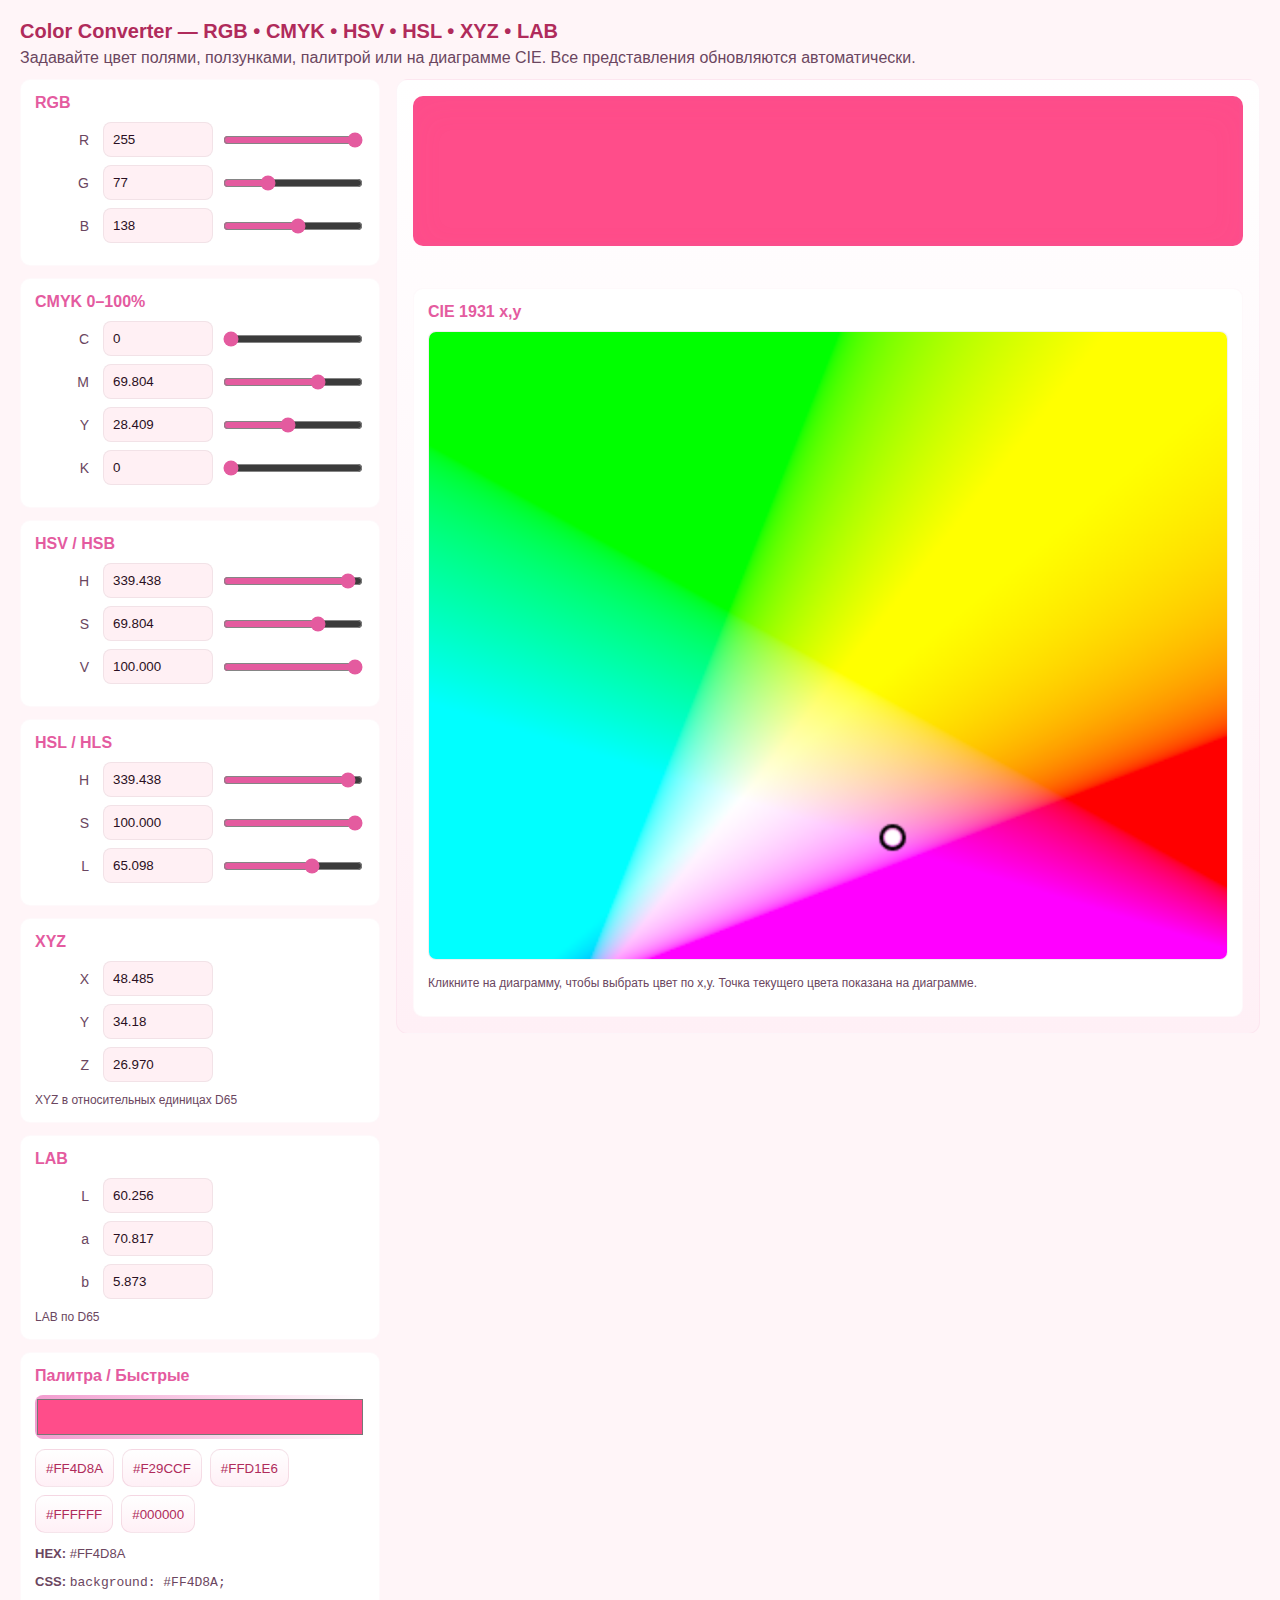
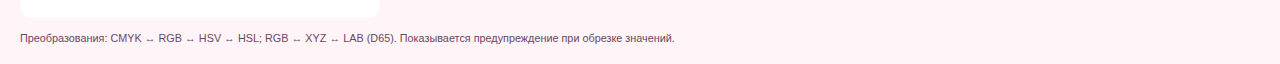
<file: clr лаб 1/index.html>
<!doctype html>
<html lang="ru">
<head>
  <meta charset="utf-8" />
  <meta name="viewport" content="width=device-width,initial-scale=1" />
  <title>Color Converter — RGB • CMYK • HSV • HSL • XYZ • LAB • CIE</title>
  <link rel="stylesheet" href="style.css" />
</head>
<body>
  <header>
    <h1>Color Converter — RGB • CMYK • HSV • HSL • XYZ • LAB</h1>
    <p class="subtitle">Задавайте цвет полями, ползунками, палитрой или на диаграмме CIE. Все представления обновляются автоматически.</p>
  </header>

  <main>
    <aside class="controls">
      
      <div class="block">
        <h2>RGB</h2>
        <div class="row">
          <label for="rInput">R</label>
          <input id="rInput" type="number" min="0" max="255" value="255" />
          <input id="rRange" type="range" min="0" max="255" value="255" />
        </div>
        <div class="row">
          <label for="gInput">G</label>
          <input id="gInput" type="number" min="0" max="255" value="77" />
          <input id="gRange" type="range" min="0" max="255" value="77" />
        </div>
        <div class="row">
          <label for="bInput">B</label>
          <input id="bInput" type="number" min="0" max="255" value="138" />
          <input id="bRange" type="range" min="0" max="255" value="138" />
        </div>
      </div>

      <div class="block">
        <h2>CMYK 0–100%</h2>
        <div class="row">
          <label for="cInput">C</label>
          <input id="cInput" type="number" min="0" max="100" value="0" />
          <input id="cRange" type="range" min="0" max="100" value="0" />
        </div>
        <div class="row">
          <label for="mInput">M</label>
          <input id="mInput" type="number" min="0" max="100" value="70" />
          <input id="mRange" type="range" min="0" max="100" value="70" />
        </div>
        <div class="row">
          <label for="yInput">Y</label>
          <input id="yInput" type="number" min="0" max="100" value="46" />
          <input id="yRange" type="range" min="0" max="100" value="46" />
        </div>
        <div class="row">
          <label for="kInput">K</label>
          <input id="kInput" type="number" min="0" max="100" value="0" />
          <input id="kRange" type="range" min="0" max="100" value="0" />
        </div>
      </div>

      <div class="block">
        <h2>HSV / HSB</h2>
        <div class="row">
          <label for="hInput">H</label>
          <input id="hInput" type="number" min="0" max="360" value="338" />
          <input id="hRange" type="range" min="0" max="360" value="338" />
        </div>
        <div class="row">
          <label for="sInput">S</label>
          <input id="sInput" type="number" min="0" max="100" value="70" />
          <input id="sRange" type="range" min="0" max="100" value="70" />
        </div>
        <div class="row">
          <label for="vInput">V</label>
          <input id="vInput" type="number" min="0" max="100" value="100" />
          <input id="vRange" type="range" min="0" max="100" value="100" />
        </div>
      </div>

      <div class="block">
        <h2>HSL / HLS</h2>
        <div class="row">
          <label for="hhInput">H</label>
          <input id="hhInput" type="number" min="0" max="360" value="338" />
          <input id="hhRange" type="range" min="0" max="360" value="338" />
        </div>
        <div class="row">
          <label for="slInput">S</label>
          <input id="slInput" type="number" min="0" max="100" value="100" />
          <input id="slRange" type="range" min="0" max="100" value="100" />
        </div>
        <div class="row">
          <label for="llInput">L</label>
          <input id="llInput" type="number" min="0" max="100" value="65" />
          <input id="llRange" type="range" min="0" max="100" value="65" />
        </div>
      </div>

      <div class="block">
        <h2>XYZ</h2>
        <div class="row">
          <label for="xInput">X</label>
          <input id="xInput" type="number" step="0.01" value="53.47" />
        </div>
        <div class="row">
          <label for="yInput">Y</label>
          <input id="yInputXYZ" type="number" step="0.01" value="34.18" />
        </div>
        <div class="row">
          <label for="zInput">Z</label>
          <input id="zInput" type="number" step="0.01" value="48.55" />
        </div>
        <small class="muted">XYZ в относительных единицах D65</small>
      </div>

      <div class="block">
        <h2>LAB</h2>
        <div class="row">
          <label for="lInput">L</label>
          <input id="lInput" type="number" step="0.01" min="0" max="100" value="65.56" />
        </div>
        <div class="row">
          <label for="aInput">a</label>
          <input id="aInput" type="number" step="0.01" value="58.53" />
        </div>
        <div class="row">
          <label for="b2Input">b</label>
          <input id="b2Input" type="number" step="0.01" value="1.56" />
        </div>
        <small class="muted">LAB по D65</small>
      </div>

      <div class="block">
        <h2>Палитра / Быстрые</h2>
        <input id="colorPicker" type="color" value="#FF4D8A" />
        <div class="presetRow" aria-hidden="false">
          <button data-hex="#FF4D8A">#FF4D8A</button>
          <button data-hex="#F29CCF">#F29CCF</button>
          <button data-hex="#FFD1E6">#FFD1E6</button>
          <button data-hex="#FFFFFF">#FFFFFF</button>
          <button data-hex="#000000">#000000</button>
        </div>
        <div class="info">
          <p><strong>HEX:</strong> <span id="hexOut"></span></p>
          <p><strong>CSS:</strong> <code id="cssOut"></code></p>
        </div>
      </div>

    </aside>

    <section class="preview">
      <div id="swatch" class="swatch" aria-label="Превью цвета"></div>
      <div class="warning hidden" id="warning" aria-live="polite"></div>

      <div class="cieBlock block">
        <h2>CIE 1931 x,y</h2>
        <canvas id="cieCanvas" width="420" height="330" aria-label="CIE 1931 диаграмма"></canvas>
        <p class="muted">Кликните на диаграмму, чтобы выбрать цвет по x,y. Точка текущего цвета показана на диаграмме.</p>
      </div>
    </section>
  </main>

  <footer>
    <small>Преобразования: CMYK ↔ RGB ↔ HSV ↔ HSL; RGB ↔ XYZ ↔ LAB (D65). Показывается предупреждение при обрезке значений.</small>
  </footer>
  <script src="app.js"></script>
</body>
</html>
</file>
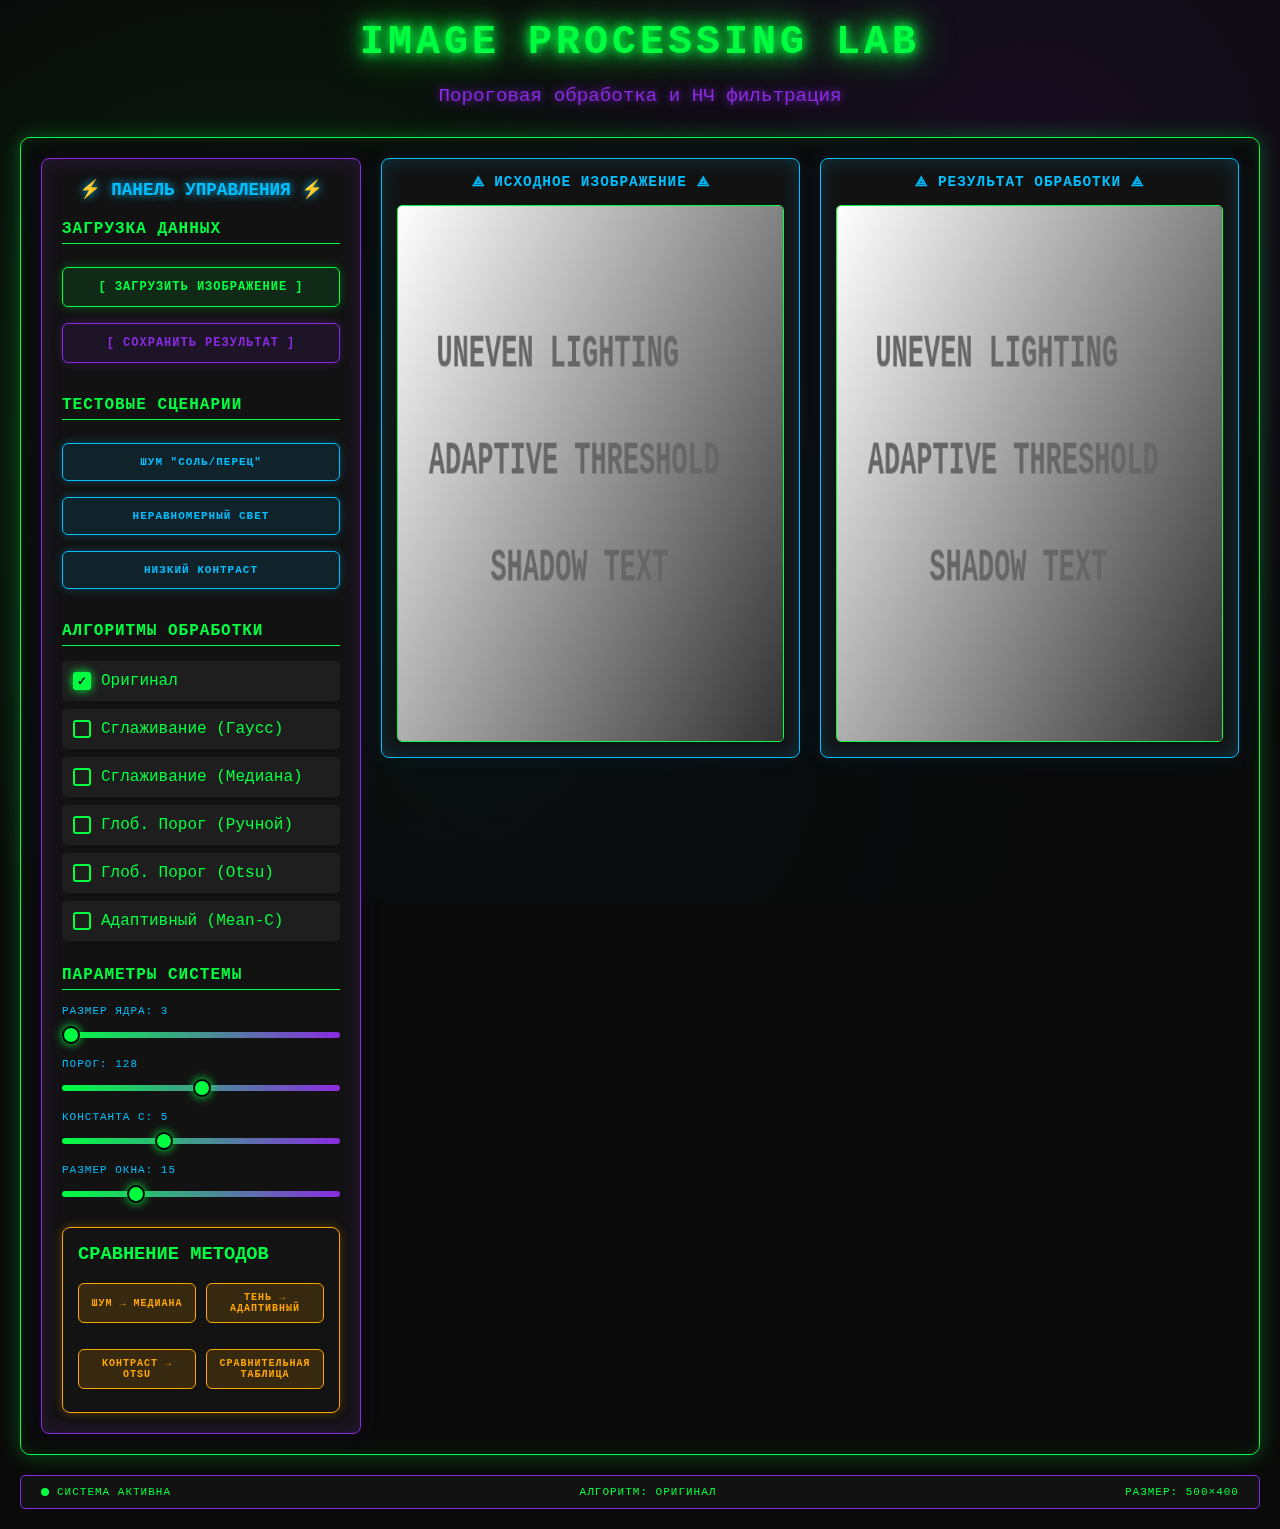
<file: Лабораторная 3/index.html>
<!DOCTYPE html>
<html lang="ru">
<head>
    <meta charset="UTF-8">
    <meta name="viewport" content="width=device-width, initial-scale=1.0">
    <title>Image Processing Lab - Matrix Edition</title>
    <style>
        * {
            margin: 0;
            padding: 0;
            box-sizing: border-box;
        }

        body {
            font-family: 'Courier New', monospace;
            background: #0a0a0a;
            color: #00ff41;
            min-height: 100vh;
            overflow-x: hidden;
            position: relative;
        }

        .matrix-bg {
            position: fixed;
            top: 0;
            left: 0;
            width: 100%;
            height: 100%;
            background: 
                radial-gradient(circle at 20% 50%, rgba(0, 255, 65, 0.1) 0%, transparent 50%),
                radial-gradient(circle at 80% 20%, rgba(138, 43, 226, 0.1) 0%, transparent 50%),
                radial-gradient(circle at 40% 80%, rgba(0, 191, 255, 0.1) 0%, transparent 50%);
            animation: matrixPulse 8s ease-in-out infinite alternate;
            z-index: -2;
        }

        @keyframes matrixPulse {
            0% { opacity: 0.3; }
            100% { opacity: 0.7; }
        }

        .container {
            max-width: 1400px;
            margin: 0 auto;
            padding: 20px;
            position: relative;
            z-index: 1;
        }

        .esoteric-header {
            display: flex;
            align-items: center;
            justify-content: center;
            margin-bottom: 20px;
            position: relative;
        }

        .glitch-text {
            font-size: 2.5em;
            font-weight: bold;
            text-transform: uppercase;
            letter-spacing: 4px;
            position: relative;
            color: #00ff41;
            text-shadow: 
                0 0 10px #00ff41,
                0 0 20px #00ff41,
                0 0 40px #00ff41;
        }

        .subtitle {
            text-align: center;
            margin-bottom: 30px;
            position: relative;
        }

        .cyber-text {
            font-size: 1.2em;
            color: #8a2be2;
            text-shadow: 0 0 10px #8a2be2;
        }

        .app-container {
            display: grid;
            grid-template-columns: 320px 1fr;
            gap: 20px;
            background: rgba(10, 10, 10, 0.8);
            border: 1px solid #00ff41;
            border-radius: 10px;
            padding: 20px;
            box-shadow: 
                0 0 20px rgba(0, 255, 65, 0.3),
                inset 0 0 20px rgba(0, 255, 65, 0.1);
            position: relative;
            overflow: hidden;
        }

        .control-panel {
            background: rgba(20, 20, 20, 0.9);
            padding: 20px;
            border-radius: 8px;
            border: 1px solid #8a2be2;
            box-shadow: 
                inset 0 0 20px rgba(138, 43, 226, 0.2),
                0 0 20px rgba(138, 43, 226, 0.1);
        }

        .panel-title {
            text-align: center;
            font-size: 1.1em;
            font-weight: bold;
            margin-bottom: 20px;
            color: #00bfff;
            text-shadow: 0 0 10px #00bfff;
        }

        .control-group {
            margin-bottom: 25px;
            position: relative;
        }

        .control-group h3 {
            margin-bottom: 15px;
            color: #00ff41;
            border-bottom: 1px solid #00ff41;
            padding-bottom: 5px;
            font-size: 1em;
            text-transform: uppercase;
            letter-spacing: 1px;
        }

        .btn {
            width: 100%;
            padding: 12px;
            margin: 8px 0;
            border: none;
            border-radius: 6px;
            font-family: 'Courier New', monospace;
            font-weight: bold;
            font-size: 12px;
            cursor: pointer;
            transition: all 0.3s ease;
            position: relative;
            overflow: hidden;
            text-transform: uppercase;
            letter-spacing: 1px;
        }

        .btn-neon {
            background: rgba(0, 255, 65, 0.1);
            color: #00ff41;
            border: 1px solid #00ff41;
            box-shadow: 0 0 10px rgba(0, 255, 65, 0.3);
        }

        .btn-neon:hover {
            background: rgba(0, 255, 65, 0.2);
            box-shadow: 0 0 20px rgba(0, 255, 65, 0.5);
        }

        .btn-mystic {
            background: rgba(138, 43, 226, 0.1);
            color: #8a2be2;
            border: 1px solid #8a2be2;
            box-shadow: 0 0 10px rgba(138, 43, 226, 0.3);
        }

        .btn-mystic:hover {
            background: rgba(138, 43, 226, 0.2);
            box-shadow: 0 0 20px rgba(138, 43, 226, 0.5);
        }

        .btn-test {
            background: rgba(0, 191, 255, 0.1);
            color: #00bfff;
            border: 1px solid #00bfff;
            box-shadow: 0 0 10px rgba(0, 191, 255, 0.3);
            font-size: 11px;
        }

        .btn-test:hover {
            background: rgba(0, 191, 255, 0.2);
            box-shadow: 0 0 15px rgba(0, 191, 255, 0.5);
        }

        .method-option {
            display: flex;
            align-items: center;
            margin: 8px 0;
            padding: 10px;
            background: rgba(255,255,255,0.05);
            border-radius: 5px;
            cursor: pointer;
            transition: all 0.3s ease;
            border: 1px solid transparent;
            position: relative;
        }

        .method-option:hover {
            background: rgba(0, 255, 65, 0.1);
            border-color: #00ff41;
        }

        .method-option input {
            display: none;
        }

        .checkmark {
            width: 18px;
            height: 18px;
            border: 2px solid #00ff41;
            border-radius: 3px;
            margin-right: 10px;
            position: relative;
            transition: all 0.3s ease;
        }

        .method-option input:checked + .checkmark {
            background: #00ff41;
            box-shadow: 0 0 10px #00ff41;
        }

        .method-option input:checked + .checkmark::after {
            content: '✓';
            position: absolute;
            top: 50%;
            left: 50%;
            transform: translate(-50%, -50%);
            color: #000;
            font-weight: bold;
            font-size: 12px;
        }

        .slider-container {
            margin: 15px 0;
        }

        .slider-container label {
            display: block;
            margin-bottom: 8px;
            font-size: 11px;
            color: #00bfff;
            text-transform: uppercase;
            letter-spacing: 1px;
        }

        .slider-neon {
            width: 100%;
            height: 6px;
            border-radius: 3px;
            background: linear-gradient(90deg, #00ff41, #8a2be2);
            outline: none;
            -webkit-appearance: none;
        }

        .slider-neon::-webkit-slider-thumb {
            -webkit-appearance: none;
            width: 18px;
            height: 18px;
            border-radius: 50%;
            background: #00ff41;
            cursor: pointer;
            box-shadow: 0 0 10px #00ff41;
            border: 2px solid #000;
        }

        .slider-neon::-moz-range-thumb {
            width: 18px;
            height: 18px;
            border-radius: 50%;
            background: #00ff41;
            cursor: pointer;
            box-shadow: 0 0 10px #00ff41;
            border: 2px solid #000;
        }

        .display-area {
            display: grid;
            grid-template-columns: 1fr 1fr;
            gap: 20px;
            height: 600px;
        }

        .portal-frame {
            background: rgba(20, 20, 20, 0.9);
            border-radius: 8px;
            padding: 15px;
            border: 1px solid #00bfff;
            box-shadow: 
                inset 0 0 20px rgba(0, 191, 255, 0.2),
                0 0 20px rgba(0, 191, 255, 0.1);
            display: flex;
            flex-direction: column;
        }

        .portal-title {
            text-align: center;
            font-size: 0.9em;
            font-weight: bold;
            margin-bottom: 15px;
            color: #00bfff;
            text-transform: uppercase;
            letter-spacing: 1px;
        }

        .portal-view {
            width: 100%;
            height: 100%;
            background: #000;
            border-radius: 5px;
            border: 1px solid #00ff41;
            display: block;
        }

        .status-bar {
            display: flex;
            justify-content: space-between;
            margin-top: 20px;
            padding: 10px 20px;
            background: rgba(20, 20, 20, 0.8);
            border-radius: 5px;
            border: 1px solid #8a2be2;
        }

        .status-item {
            display: flex;
            align-items: center;
            font-size: 11px;
            color: #00ff41;
            text-transform: uppercase;
            letter-spacing: 1px;
        }

        .pulse-dot {
            width: 8px;
            height: 8px;
            background: #00ff41;
            border-radius: 50%;
            margin-right: 8px;
            animation: pulse 2s ease-in-out infinite;
        }

        @keyframes pulse {
            0%, 100% { opacity: 0.3; transform: scale(0.8); }
            50% { opacity: 1; transform: scale(1.2); box-shadow: 0 0 10px #00ff41; }
        }

        .comparison-section {
            margin-top: 20px;
            padding: 15px;
            background: rgba(20, 20, 20, 0.9);
            border-radius: 8px;
            border: 1px solid #ffa500;
            box-shadow: 0 0 10px rgba(255, 165, 0, 0.3);
        }

        .comparison-buttons {
            display: grid;
            grid-template-columns: 1fr 1fr;
            gap: 10px;
            margin-top: 10px;
        }

        .btn-comparison {
            background: rgba(255, 165, 0, 0.15);
            color: #ffa500;
            border: 1px solid #ffa500;
            font-size: 10px;
            padding: 8px;
            transition: all 0.3s ease;
        }

        .btn-comparison:hover {
            background: rgba(255, 165, 0, 0.25);
            box-shadow: 0 0 15px rgba(255, 165, 0, 0.5);
            transform: translateY(-2px);
        }

        @media (max-width: 1024px) {
            .app-container {
                grid-template-columns: 1fr;
            }
            
            .display-area {
                grid-template-columns: 1fr;
                height: auto;
            }
            
            .portal-frame {
                height: 400px;
            }
            
            .glitch-text {
                font-size: 1.8em;
            }
        }
    </style>
</head>
<body>
    <div class="matrix-bg"></div>
    
    <div class="container">
        <div class="esoteric-header">
            <div class="glitch-text">IMAGE PROCESSING LAB</div>
        </div>
        
        <div class="subtitle">
            <div class="cyber-text">Пороговая обработка и НЧ фильтрация</div>
            <div class="scanline"></div>
        </div>

        <div class="app-container">
            <div class="control-panel">
                <div class="panel-title">
                    <span class="rune">⚡</span> ПАНЕЛЬ УПРАВЛЕНИЯ <span class="rune">⚡</span>
                </div>

                <div class="control-group">
                    <h3>ЗАГРУЗКА ДАННЫХ</h3>
                    <input type="file" id="fileInput" accept="image/*" hidden>
                    <button class="btn btn-neon" onclick="document.getElementById('fileInput').click()">
                        [ ЗАГРУЗИТЬ ИЗОБРАЖЕНИЕ ]
                    </button>
                    <button class="btn btn-mystic" onclick="app.download()">
                        [ СОХРАНИТЬ РЕЗУЛЬТАТ ]
                    </button>
                </div>

                <div class="control-group">
                    <h3>ТЕСТОВЫЕ СЦЕНАРИИ</h3>
                    <button class="btn btn-test" onclick="app.generateTest('noise')">
                        Шум "Соль/Перец"
                    </button>
                    <button class="btn btn-test" onclick="app.generateTest('uneven')">
                        Неравномерный свет
                    </button>
                    <button class="btn btn-test" onclick="app.generateTest('low_contrast')">
                        Низкий контраст
                    </button>
                </div>

                <div class="control-group">
                    <h3>АЛГОРИТМЫ ОБРАБОТКИ</h3>
                    <label class="method-option">
                        <input type="radio" name="algo" value="original" checked>
                        <span class="checkmark"></span>
                        Оригинал
                    </label>
                    <label class="method-option">
                        <input type="radio" name="algo" value="gaussian">
                        <span class="checkmark"></span>
                        Сглаживание (Гаусс)
                    </label>
                    <label class="method-option">
                        <input type="radio" name="algo" value="median">
                        <span class="checkmark"></span>
                        Сглаживание (Медиана)
                    </label>
                    <label class="method-option">
                        <input type="radio" name="algo" value="binary">
                        <span class="checkmark"></span>
                        Глоб. Порог (Ручной)
                    </label>
                    <label class="method-option">
                        <input type="radio" name="algo" value="otsu">
                        <span class="checkmark"></span>
                        Глоб. Порог (Otsu)
                    </label>
                    <label class="method-option">
                        <input type="radio" name="algo" value="adaptive">
                        <span class="checkmark"></span>
                        Адаптивный (Mean-C)
                    </label>
                </div>

                <div class="control-group">
                    <h3>ПАРАМЕТРЫ СИСТЕМЫ</h3>
                    <div class="slider-container">
                        <label>Размер ядра: <span id="val-kernel">3</span></label>
                        <input type="range" class="slider-neon" id="p-kernel" min="3" max="15" step="2" value="3">
                    </div>
                    <div class="slider-container">
                        <label>Порог: <span id="val-thresh">128</span></label>
                        <input type="range" class="slider-neon" id="p-thresh" min="0" max="255" value="128">
                    </div>
                    <div class="slider-container">
                        <label>Константа C: <span id="val-c">5</span></label>
                        <input type="range" class="slider-neon" id="p-c" min="-20" max="50" value="5">
                    </div>
                    <div class="slider-container">
                        <label>Размер окна: <span id="val-block">15</span></label>
                        <input type="range" class="slider-neon" id="p-block" min="3" max="51" step="2" value="15">
                    </div>
                </div>

                <div class="comparison-section">
                    <h3>СРАВНЕНИЕ МЕТОДОВ</h3>
                    <div class="comparison-buttons">
                        <button class="btn btn-comparison" onclick="app.showComparison('noise')">
                            Шум → Медиана
                        </button>
                        <button class="btn btn-comparison" onclick="app.showComparison('uneven')">
                            Тень → Адаптивный
                        </button>
                        <button class="btn btn-comparison" onclick="app.showComparison('low_contrast')">
                            Контраст → Otsu
                        </button>
                        <button class="btn btn-comparison" onclick="app.showMethodTable()">
                            Сравнительная таблица
                        </button>
                    </div>
                </div>
            </div>

            <div class="display-area">
                <div class="portal-frame">
                    <div class="portal-title">
                        <span class="rune-small">⟁</span> ИСХОДНОЕ ИЗОБРАЖЕНИЕ <span class="rune-small">⟁</span>
                    </div>
                    <canvas id="cOrig" class="portal-view"></canvas>
                </div>
                <div class="portal-frame">
                    <div class="portal-title">
                        <span class="rune-small">⟁</span> РЕЗУЛЬТАТ ОБРАБОТКИ <span class="rune-small">⟁</span>
                    </div>
                    <canvas id="cProc" class="portal-view"></canvas>
                </div>
            </div>
        </div>

        <div class="status-bar">
            <div class="status-item">
                <div class="pulse-dot"></div>
                СИСТЕМА АКТИВНА
            </div>
            <div class="status-item" id="status-method">
                Алгоритм: Оригинал
            </div>
            <div class="status-item" id="status-size">
                Размер: 500×400
            </div>
        </div>
    </div>

    <script>
        class ImageProcessor {
            constructor() {
                this.cOrig = document.getElementById('cOrig');
                this.cProc = document.getElementById('cProc');
                this.ctxOrig = this.cOrig.getContext('2d');
                this.ctxProc = this.cProc.getContext('2d');
                
                this.imgData = null;
                this.originalImage = null;

                this.params = {
                    kernel: 3,
                    threshold: 128,
                    c: 5,
                    blockSize: 15
                };

                this.initListeners();
                this.generateTest('uneven');
            }

            initListeners() {
                document.getElementById('fileInput').addEventListener('change', (e) => {
                    if(e.target.files[0]) this.loadImage(e.target.files[0]);
                });

                ['kernel', 'thresh', 'c', 'block'].forEach(key => {
                    const el = document.getElementById('p-' + key);
                    el.addEventListener('input', (e) => {
                        this.params[key] = parseInt(e.target.value);
                        document.getElementById('val-' + key).innerText = this.params[key];
                        this.process();
                    });
                });

                document.querySelectorAll('input[name="algo"]').forEach(r => {
                    r.addEventListener('change', () => {
                        document.getElementById('status-method').textContent = 
                            `Алгоритм: ${r.parentElement.textContent.trim()}`;
                        this.process();
                    });
                });
            }

            loadImage(source) {
                const img = new Image();
                img.onload = () => {
                    this.resizeAndDraw(img);
                };
                
                if (source instanceof File) {
                    const reader = new FileReader();
                    reader.onload = (e) => img.src = e.target.result;
                    reader.readAsDataURL(source);
                } else if (typeof source === 'string') {
                    img.src = source;
                }
            }

            resizeAndDraw(img) {
                const maxWidth = 500;
                const maxHeight = 400;
                let { width, height } = img;
                
                if (width > maxWidth) {
                    height = (height * maxWidth) / width;
                    width = maxWidth;
                }
                if (height > maxHeight) {
                    width = (width * maxHeight) / height;
                    height = maxHeight;
                }

                this.cOrig.width = this.cProc.width = width;
                this.cOrig.height = this.cProc.height = height;

                this.ctxOrig.clearRect(0, 0, width, height);
                this.ctxOrig.drawImage(img, 0, 0, width, height);
                this.imgData = this.ctxOrig.getImageData(0, 0, width, height);
                
                document.getElementById('status-size').textContent = 
                    `Размер: ${width}×${height}`;
                
                this.process();
            }

            generateTest(type) {
                const cvs = document.createElement('canvas');
                cvs.width = 500;
                cvs.height = 400;
                const ctx = cvs.getContext('2d');

                if (type === 'noise') {
                    ctx.fillStyle = '#555';
                    ctx.fillRect(0, 0, 500, 400);
                    ctx.fillStyle = '#fff';
                    ctx.font = 'bold 40px Arial';
                    ctx.fillText("NOISE TEST", 120, 150);
                    ctx.fillText("MEDIAN FILTER", 100, 220);
                    
                    const imgD = ctx.getImageData(0, 0, 500, 400);
                    for(let i = 0; i < imgD.data.length; i += 4) {
                        if(Math.random() < 0.1) {
                            const color = Math.random() > 0.5 ? 255 : 0;
                            imgD.data[i] = imgD.data[i+1] = imgD.data[i+2] = color;
                        }
                    }
                    ctx.putImageData(imgD, 0, 0);
                    
                } else if (type === 'uneven') {
                    const grd = ctx.createLinearGradient(0, 0, 500, 400);
                    grd.addColorStop(0, "#ffffff");
                    grd.addColorStop(1, "#333333");
                    ctx.fillStyle = grd;
                    ctx.fillRect(0, 0, 500, 400);
                    
                    ctx.fillStyle = "#666";
                    ctx.font = "bold 35px Courier New";
                    ctx.fillText("UNEVEN LIGHTING", 50, 120);
                    ctx.fillText("ADAPTIVE THRESHOLD", 40, 200);
                    ctx.fillText("SHADOW TEXT", 120, 280);
                    
                } else {
                    ctx.fillStyle = '#777';
                    ctx.fillRect(0, 0, 500, 400);
                    ctx.fillStyle = '#888';
                    ctx.font = 'bold 45px Arial';
                    ctx.fillText("LOW CONTRAST", 80, 150);
                    ctx.fillText("OTSU METHOD", 100, 230);
                }
                
                this.loadImage(cvs.toDataURL());
            }

            process() {
                if (!this.imgData) return;
                
                const method = document.querySelector('input[name="algo"]:checked').value;
                const src = this.imgData.data;
                const w = this.imgData.width;
                const h = this.imgData.height;
                const output = new ImageData(w, h);
                const dst = output.data;

                const gray = new Uint8ClampedArray(w * h);
                for (let i = 0; i < w * h; i++) {
                    gray[i] = 0.299 * src[i*4] + 0.587 * src[i*4+1] + 0.114 * src[i*4+2];
                }

                switch (method) {
                    case 'original':
                        output.data.set(src);
                        break;

                    case 'gaussian':
                        this.applyGaussian(src, dst, w, h, this.params.kernel);
                        break;

                    case 'median':
                        this.applyMedian(src, dst, w, h, this.params.kernel);
                        break;

                    case 'binary':
                        this.applyGlobalThreshold(gray, dst, w, h, this.params.threshold);
                        break;

                    case 'otsu':
                        const otsuThresh = this.getOtsuThreshold(gray);
                        document.getElementById('val-thresh').innerText = otsuThresh + " (Auto)";
                        this.applyGlobalThreshold(gray, dst, w, h, otsuThresh);
                        break;

                    case 'adaptive':
                        this.applyAdaptiveMean(gray, dst, w, h, this.params.blockSize, this.params.c);
                        break;
                }

                this.ctxProc.putImageData(output, 0, 0);
            }

            applyGaussian(src, dst, w, h, kernelSize) {
                const r = Math.floor(kernelSize / 2);
                for (let y = 0; y < h; y++) {
                    for (let x = 0; x < w; x++) {
                        let rSum = 0, gSum = 0, bSum = 0, count = 0;
                        
                        for (let ky = -r; ky <= r; ky++) {
                            for (let kx = -r; kx <= r; kx++) {
                                const py = Math.min(h-1, Math.max(0, y + ky));
                                const px = Math.min(w-1, Math.max(0, x + kx));
                                const idx = (py * w + px) * 4;
                                rSum += src[idx];
                                gSum += src[idx+1];
                                bSum += src[idx+2];
                                count++;
                            }
                        }
                        const idx = (y * w + x) * 4;
                        dst[idx] = rSum / count;
                        dst[idx+1] = gSum / count;
                        dst[idx+2] = bSum / count;
                        dst[idx+3] = 255;
                    }
                }
            }

            applyMedian(src, dst, w, h, kernelSize) {
                const r = Math.floor(kernelSize / 2);
                for (let y = 0; y < h; y++) {
                    for (let x = 0; x < w; x++) {
                        let reds = [], greens = [], blues = [];
                        
                        for (let ky = -r; ky <= r; ky++) {
                            for (let kx = -r; kx <= r; kx++) {
                                const py = Math.min(h-1, Math.max(0, y + ky));
                                const px = Math.min(w-1, Math.max(0, x + kx));
                                const idx = (py * w + px) * 4;
                                reds.push(src[idx]);
                                greens.push(src[idx+1]);
                                blues.push(src[idx+2]);
                            }
                        }
                        
                        reds.sort((a,b) => a-b);
                        greens.sort((a,b) => a-b);
                        blues.sort((a,b) => a-b);
                        
                        const mid = Math.floor(reds.length / 2);
                        const idx = (y * w + x) * 4;
                        dst[idx] = reds[mid];
                        dst[idx+1] = greens[mid];
                        dst[idx+2] = blues[mid];
                        dst[idx+3] = 255;
                    }
                }
            }

            applyGlobalThreshold(gray, dst, w, h, thresh) {
                for (let i = 0; i < w * h; i++) {
                    const val = gray[i] >= thresh ? 255 : 0;
                    dst[i*4] = dst[i*4+1] = dst[i*4+2] = val;
                    dst[i*4+3] = 255;
                }
            }

            getOtsuThreshold(gray) {
                const hist = new Array(256).fill(0);
                for (let i = 0; i < gray.length; i++) hist[gray[i]]++;

                let total = gray.length;
                let sum = 0;
                for (let i = 0; i < 256; i++) sum += i * hist[i];

                let sumB = 0, wB = 0, wF = 0;
                let varMax = 0, threshold = 0;

                for (let t = 0; t < 256; t++) {
                    wB += hist[t];
                    if (wB === 0) continue;
                    wF = total - wB;
                    if (wF === 0) break;

                    sumB += t * hist[t];
                    let mB = sumB / wB;
                    let mF = (sum - sumB) / wF;

                    let varBetween = wB * wF * (mB - mF) * (mB - mF);
                    if (varBetween > varMax) {
                        varMax = varBetween;
                        threshold = t;
                    }
                }
                return threshold;
            }

            applyAdaptiveMean(gray, dst, w, h, blockSize, C) {
                const r = Math.floor(blockSize / 2);
                
                for (let y = 0; y < h; y++) {
                    for (let x = 0; x < w; x++) {
                        let sum = 0;
                        let count = 0;

                        for (let ky = -r; ky <= r; ky++) {
                            for (let kx = -r; kx <= r; kx++) {
                                const py = Math.min(h-1, Math.max(0, y + ky));
                                const px = Math.min(w-1, Math.max(0, x + kx));
                                sum += gray[py * w + px];
                                count++;
                            }
                        }
                        
                        const mean = sum / count;
                        const pixel = gray[y * w + x];
                        const val = pixel > (mean - C) ? 255 : 0;

                        const idx = (y * w + x) * 4;
                        dst[idx] = dst[idx+1] = dst[idx+2] = val;
                        dst[idx+3] = 255;
                    }
                }
            }

            download() {
                if (!this.cProc) {
                    alert('Нет обработанного изображения для сохранения');
                    return;
                }
                const link = document.createElement('a');
                link.download = 'processed_image.png';
                link.href = this.cProc.toDataURL();
                link.click();
            }

            showComparison(type) {
                this.generateTest(type);
                setTimeout(() => {
                    let method, message;
                    
                    if (type === 'noise') {
                        method = 'median';
                        message = '🎯 ЗАШУМЛЕННЫЕ ИЗОБРАЖЕНИЯ:\n✓ Медианный фильтр > Гауссов фильтр\n✓ Эффективно убирает импульсный шум\n✓ Сохраняет четкие границы';
                    } else if (type === 'uneven') {
                        method = 'adaptive';
                        message = '🔆 НЕРАВНОМЕРНОЕ ОСВЕЩЕНИЕ:\n✓ Адаптивные методы > Глобальные методы\n✓ Локальное вычисление порога\n✓ Текст читается даже в тенях';
                    } else {
                        method = 'otsu';
                        message = '🌫️ МАЛОКОНТРАСТНЫЕ ИЗОБРАЖЕНИЯ:\n✓ Otsu > Ручной порог\n✓ Автоматический подбор порога\n✓ Не требует ручной настройки';
                    }
                    
                    document.querySelector(`input[value="${method}"]`).checked = true;
                    this.process();
                    
                    setTimeout(() => {
                        alert(message);
                    }, 500);
                }, 100);
            }

            showMethodTable() {
                const table = `📊 СРАВНИТЕЛЬНАЯ ТАБЛИЦА МЕТОДОВ:

🎯 ШУМ "СОЛЬ/ПЕРЕЦ":
• Медианный фильтр: ⭐⭐⭐⭐⭐
• Гауссов фильтр: ⭐⭐☆☆☆
• Глобальные пороги: ⭐☆☆☆☆

🔆 НЕРАВНОМЕРНОЕ ОСВЕЩЕНИЕ:
• Адаптивный порог: ⭐⭐⭐⭐⭐  
• Otsu: ⭐⭐☆☆☆
• Бинарный порог: ⭐☆☆☆☆

🌫️ НИЗКИЙ КОНТРАСТ:
• Otsu: ⭐⭐⭐⭐⭐
• Адаптивный порог: ⭐⭐⭐☆☆
• Бинарный порог: ⭐☆☆☆☆

💡 ВЫВОД: Выбор метода зависит от типа изображения`;
                alert(table);
            }
        }

        const app = new ImageProcessor();
    </script>
</body>
</html>
</file>
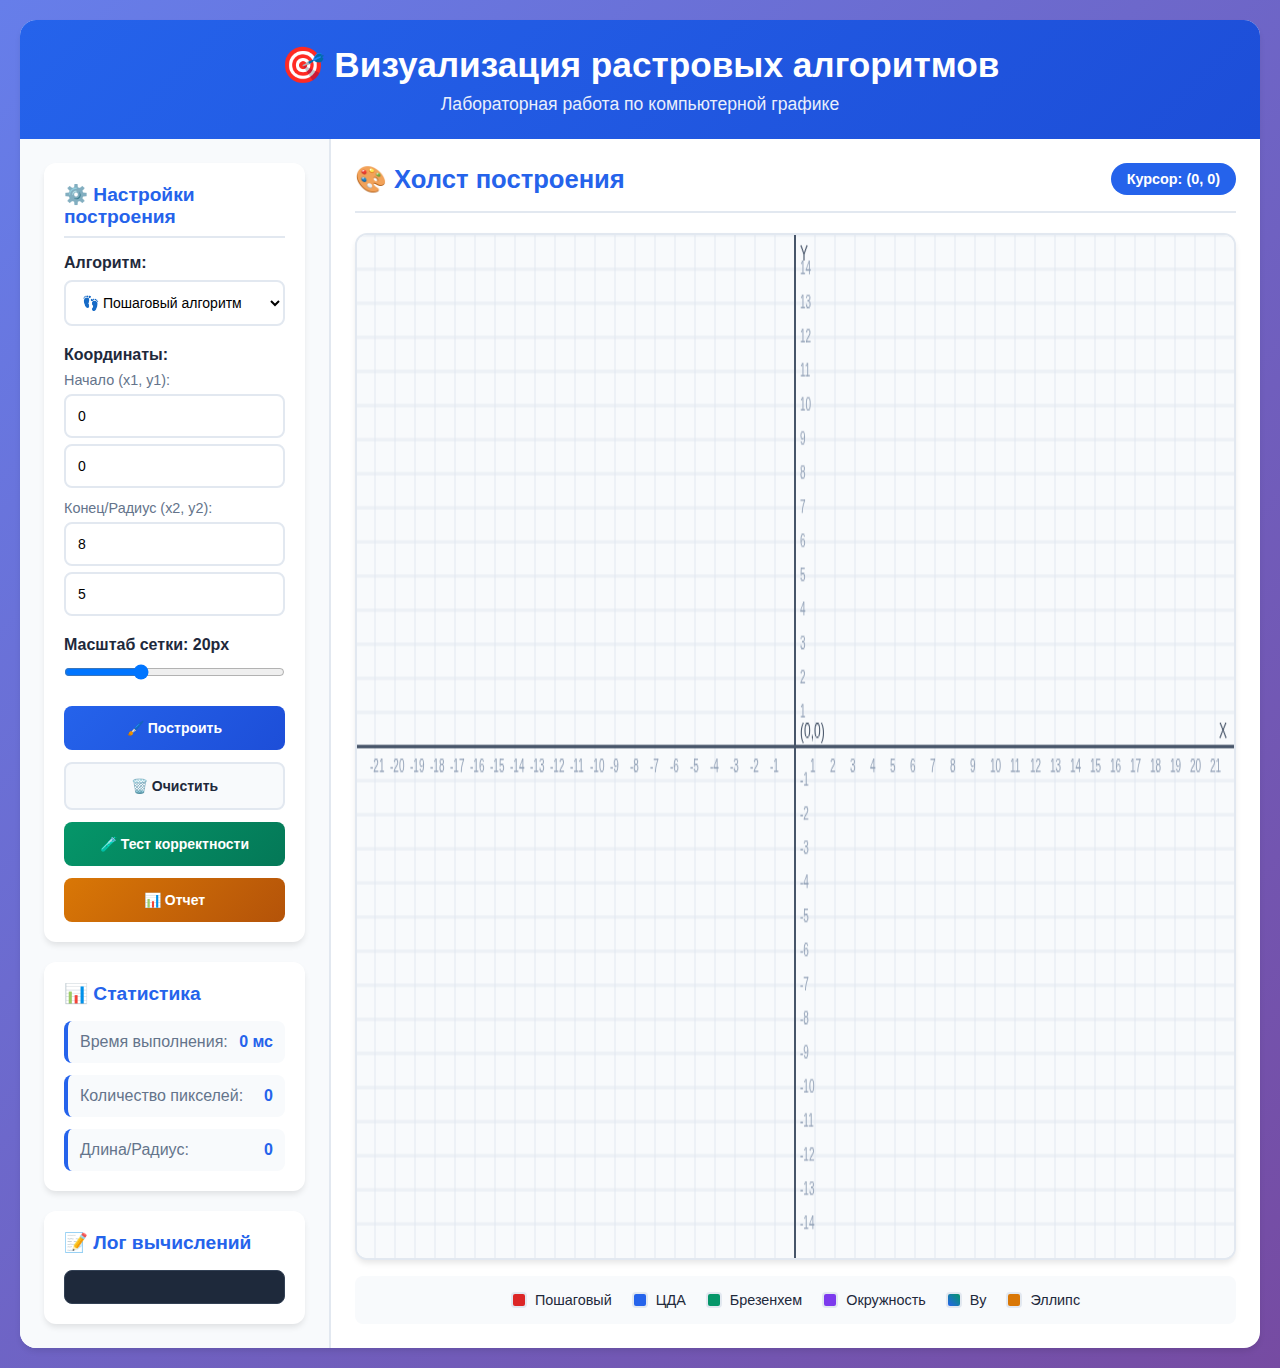
<file: Лабораторная 4/index.html>
<!DOCTYPE html>
<html lang="ru">
<head>
    <meta charset="UTF-8">
    <meta name="viewport" content="width=device-width, initial-scale=1.0">
    <title>Визуализация растровых алгоритмов</title>
    <link rel="stylesheet" href="style.css">
</head>
<body>
    <div class="container">
        <header class="header">
            <h1>🎯 Визуализация растровых алгоритмов</h1>
            <p>Лабораторная работа по компьютерной графике</p>
        </header>

        <div class="main-content">
            <div class="controls">
                <div class="control-section">
                    <h3>⚙️ Настройки построения</h3>
                    
                    <div class="input-group">
                        <label for="algoSelect">Алгоритм:</label>
                        <select id="algoSelect">
                            <option value="step">👣 Пошаговый алгоритм</option>
                            <option value="dda">📐 Алгоритм ЦДА</option>
                            <option value="bresenham">🎯 Алгоритм Брезенхема (линия)</option>
                            <option value="bresenhamCircle">⭕ Алгоритм Брезенхема (окружность)</option>
                            <option value="wu">🌈 Алгоритм Ву (сглаживание)</option>
                            <option value="pitteway">🔮 Алгоритм Кастла-Питвея (эллипс)</option>
                        </select>
                    </div>

                    <div class="input-group">
                        <label>Координаты:</label>
                        <div class="coord-inputs">
                            <div class="coord-pair">
                                <span>Начало (x1, y1):</span>
                                <input type="number" id="x1" value="0" placeholder="x1">
                                <input type="number" id="y1" value="0" placeholder="y1">
                            </div>
                            <div class="coord-pair">
                                <span>Конец/Радиус (x2, y2):</span>
                                <input type="number" id="x2" value="8" placeholder="x2 / радиус">
                                <input type="number" id="y2" value="5" placeholder="y2 / радиус">
                            </div>
                        </div>
                    </div>

                    <div class="input-group">
                        <label>Масштаб сетки: <span id="gridSizeVal">20</span>px</label>
                        <input type="range" id="gridSize" min="5" max="50" value="20">
                    </div>

                    <div class="button-group">
                        <button onclick="draw()" class="btn btn-primary">🖌️ Построить</button>
                        <button onclick="clearCanvas()" class="btn btn-secondary">🗑️ Очистить</button>
                        <button onclick="runTest()" class="btn btn-info">🧪 Тест корректности</button>
                        <button onclick="showReport()" class="btn btn-report">📊 Отчет</button>
                    </div>
                </div>

                <div class="stats-section">
                    <h3>📊 Статистика</h3>
                    <div class="stats">
                        <div class="stat-item">
                            <span>Время выполнения:</span>
                            <span id="timeStat">0 мс</span>
                        </div>
                        <div class="stat-item">
                            <span>Количество пикселей:</span>
                            <span id="pixelCount">0</span>
                        </div>
                        <div class="stat-item">
                            <span>Длина/Радиус:</span>
                            <span id="lengthStat">0</span>
                        </div>
                    </div>
                </div>

                <div class="log-section">
                    <h3>📝 Лог вычислений</h3>
                    <div id="logArea" class="log-area"></div>
                </div>
            </div>

            <div class="canvas-container">
                <div class="canvas-header">
                    <h2>🎨 Холст построения</h2>
                    <div class="cursor-info">
                        Курсор: <span id="cursorCoords">(0, 0)</span>
                    </div>
                </div>
                <canvas id="mainCanvas"></canvas>
                <div class="legend">
                    <div class="legend-item"><div class="color-box step"></div> Пошаговый</div>
                    <div class="legend-item"><div class="color-box dda"></div> ЦДА</div>
                    <div class="legend-item"><div class="color-box bresenham"></div> Брезенхем</div>
                    <div class="legend-item"><div class="color-box circle"></div> Окружность</div>
                    <div class="legend-item"><div class="color-box wu"></div> Ву</div>
                    <div class="legend-item"><div class="color-box pitteway"></div> Эллипс</div>
                </div>
            </div>
        </div>
    </div>

    <div id="reportModal" class="modal">
        <div class="modal-content">
            <span class="close">&times;</span>
            <h2>📊 Отчет по алгоритмам</h2>
            <div id="reportContent"></div>
        </div>
    </div>

    <script src="script.js"></script>
</body>
</html>
</file>
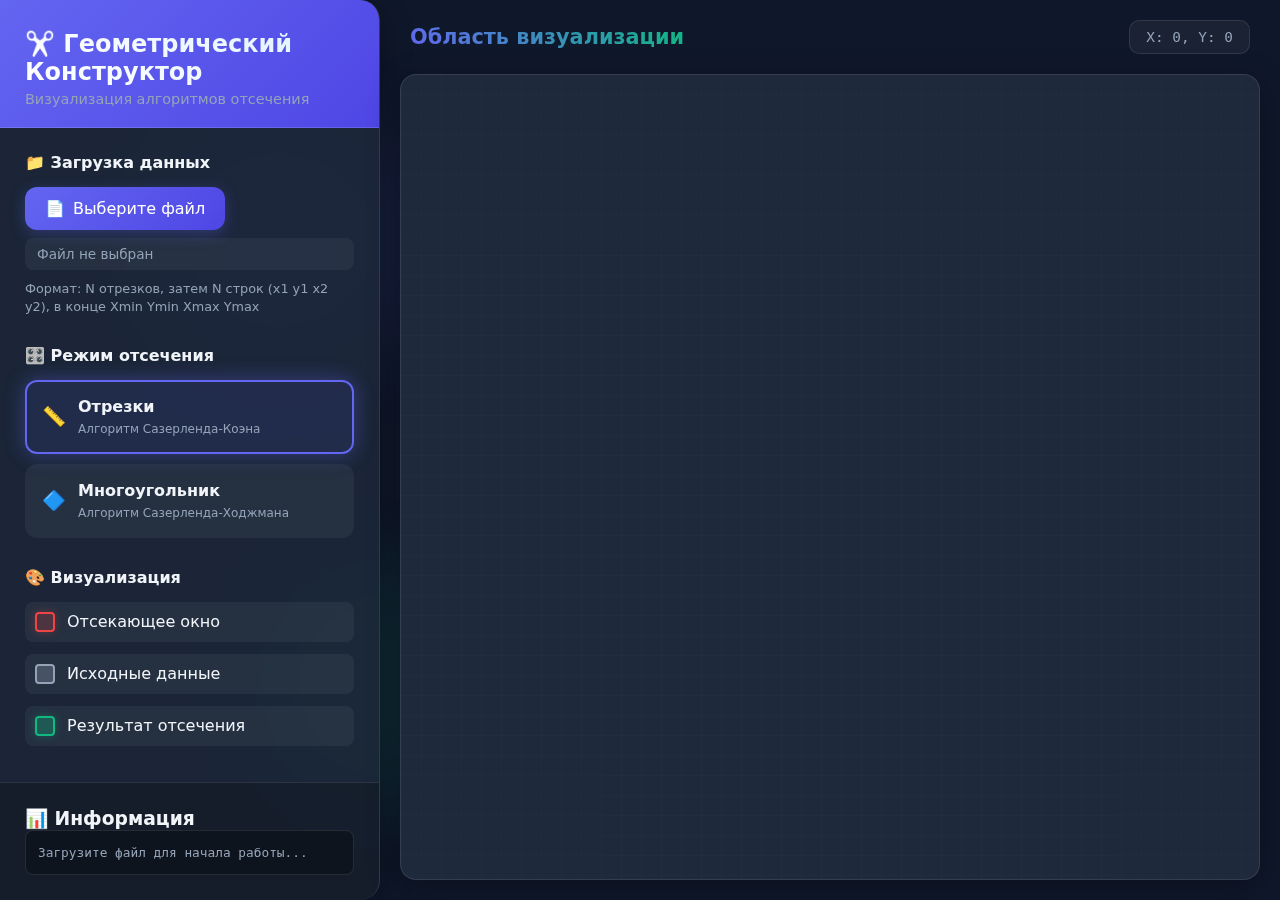
<file: Лабораторная 5/index.html>
<!DOCTYPE html>
<html lang="ru">
<head>
    <meta charset="UTF-8">
    <title>Геометрический Конструктор | Алгоритмы Отсечения</title>
    <link rel="stylesheet" href="style.css">
</head>
<body>
    <div class="container">
        <div class="sidebar">
            <div class="header">
                <h1>✂️ Геометрический Конструктор</h1>
                <p class="subtitle">Визуализация алгоритмов отсечения</p>
            </div>
            
            <div class="control-panel">
                <div class="panel-section">
                    <h3>📁 Загрузка данных</h3>
                    <div class="file-upload">
                        <label for="fileInput" class="upload-btn">
                            <span class="icon">📄</span>
                            Выберите файл
                        </label>
                        <input type="file" id="fileInput" accept=".txt">
                        <div class="file-name" id="fileName">Файл не выбран</div>
                    </div>
                    <div class="hint">
                        Формат: N отрезков, затем N строк (x1 y1 x2 y2), в конце Xmin Ymin Xmax Ymax
                    </div>
                </div>

                <div class="panel-section">
                    <h3>🎛️ Режим отсечения</h3>
                    <div class="mode-selector">
                        <div class="mode-option">
                            <input type="radio" id="modeLines" name="mode" value="lines" checked onchange="processData()">
                            <label for="modeLines" class="mode-label">
                                <span class="mode-icon">📏</span>
                                <span class="mode-text">
                                    <strong>Отрезки</strong>
                                    <small>Алгоритм Сазерленда-Коэна</small>
                                </span>
                            </label>
                        </div>
                        <div class="mode-option">
                            <input type="radio" id="modePoly" name="mode" value="poly" onchange="processData()">
                            <label for="modePoly" class="mode-label">
                                <span class="mode-icon">🔷</span>
                                <span class="mode-text">
                                    <strong>Многоугольник</strong>
                                    <small>Алгоритм Сазерленда-Ходжмана</small>
                                </span>
                            </label>
                        </div>
                    </div>
                </div>

                <div class="panel-section">
                    <h3>🎨 Визуализация</h3>
                    <div class="legend">
                        <div class="legend-item">
                            <div class="color-swatch window"></div>
                            <span>Отсекающее окно</span>
                        </div>
                        <div class="legend-item">
                            <div class="color-swatch raw"></div>
                            <span>Исходные данные</span>
                        </div>
                        <div class="legend-item">
                            <div class="color-swatch clipped"></div>
                            <span>Результат отсечения</span>
                        </div>
                    </div>
                </div>
            </div>

            <div class="info-panel">
                <h3>📊 Информация</h3>
                <div id="log" class="log-output">
                    Загрузите файл для начала работы...
                </div>
            </div>
        </div>

        <div class="canvas-area">
            <div class="canvas-header">
                <div class="title">Область визуализации</div>
                <div class="coordinates" id="coordinates">X: 0, Y: 0</div>
            </div>
            <div class="canvas-container">
                <canvas id="canvas"></canvas>
                <div class="grid-overlay" id="gridOverlay"></div>
            </div>
        </div>
    </div>

    <div class="bg-shapes">
        <div class="shape shape-1"></div>
        <div class="shape shape-2"></div>
        <div class="shape shape-3"></div>
    </div>

    <script src="script.js"></script>
</body>
</html>
</file>
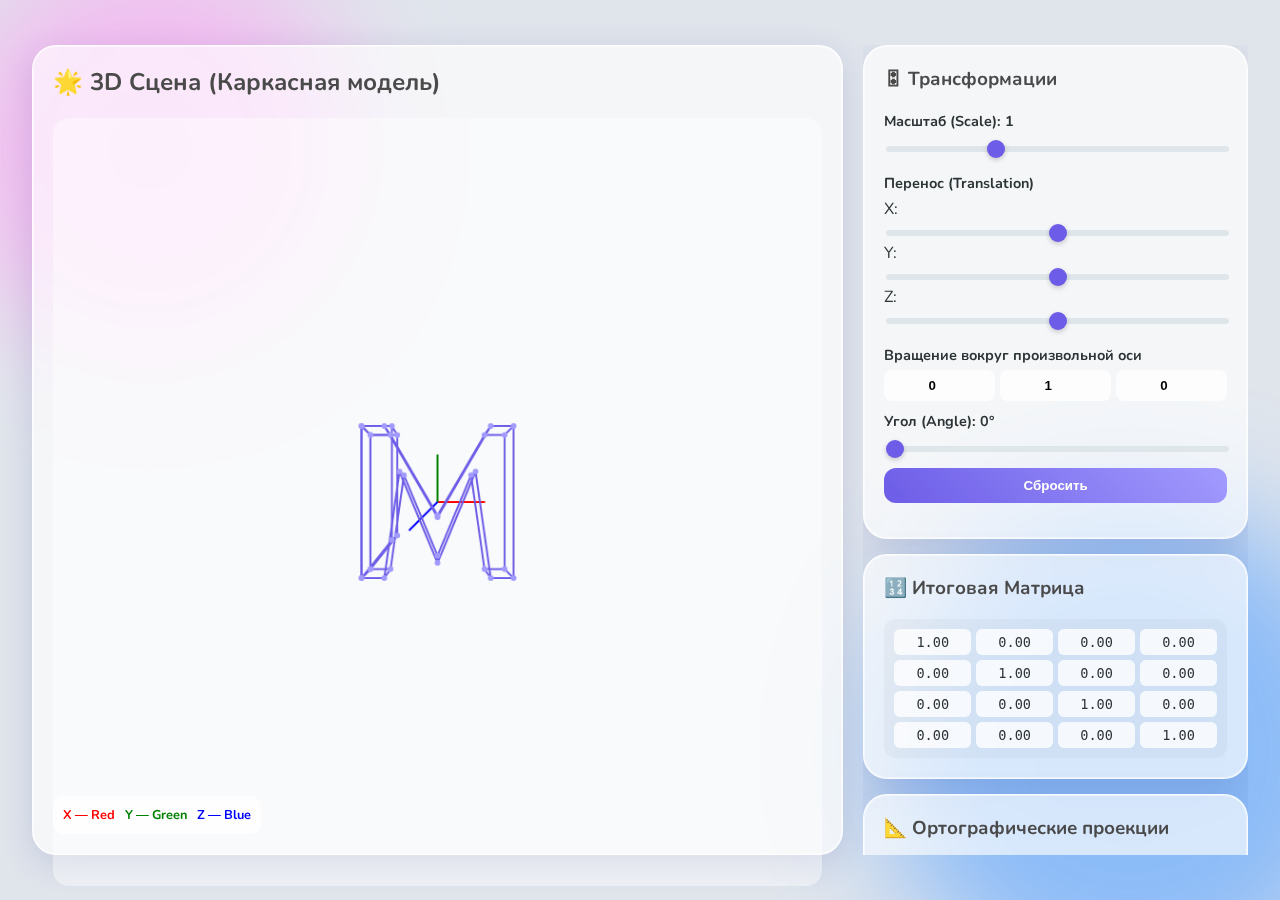
<file: Лабораторная 6/index.html>
<!DOCTYPE html>
<html lang="ru">
<head>
    <meta charset="UTF-8">
    <meta name="viewport" content="width=device-width, initial-scale=1.0">
    <title>3D Визуализация: Буква М</title>
    <link rel="stylesheet" href="style.css">
    <link href="https://fonts.googleapis.com/css2?family=Nunito:wght@400;700&display=swap" rel="stylesheet">
</head>
<body>
    <div class="background-blobs">
        <div class="blob blob-1"></div>
        <div class="blob blob-2"></div>
    </div>

    <div class="container">
        <div class="glass-panel main-view">
            <h2>🌟 3D Сцена (Каркасная модель)</h2>
            <canvas id="canvas3d"></canvas>
            <div class="axis-legend">
                <span style="color:red">X — Red</span>
                <span style="color:green">Y — Green</span>
                <span style="color:blue">Z — Blue</span>
            </div>
        </div>

        <div class="sidebar">
            
            <div class="glass-panel controls">
                <h3>🎛 Трансформации</h3>
                
                <div class="control-group">
                    <label>Масштаб (Scale): <span id="val-scale">1.0</span></label>
                    <input type="range" id="scale" min="0.1" max="3" step="0.1" value="1">
                </div>

                <div class="control-group">
                    <label>Перенос (Translation)</label>
                    <div class="multi-input">
                        X: <input type="range" id="tx" min="-200" max="200" value="0">
                        Y: <input type="range" id="ty" min="-200" max="200" value="0">
                        Z: <input type="range" id="tz" min="-200" max="200" value="0">
                    </div>
                </div>

                <div class="control-group">
                    <label>Вращение вокруг произвольной оси</label>
                    <div class="axis-inputs">
                        <input type="number" id="ax" value="0" placeholder="x">
                        <input type="number" id="ay" value="1" placeholder="y">
                        <input type="number" id="az" value="0" placeholder="z">
                    </div>
                    <label>Угол (Angle): <span id="val-angle">0</span>°</label>
                    <input type="range" id="angle" min="0" max="360" value="0">
                    <button class="btn-reset" onclick="resetTransform()">Сбросить</button>
                </div>
            </div>

            <div class="glass-panel matrix-box">
                <h3>🔢 Итоговая Матрица</h3>
                <div id="matrix-output" class="matrix-grid">
                    </div>
            </div>

            <div class="glass-panel projections">
                <h3>📐 Ортографические проекции</h3>
                <div class="proj-grid">
                    <div class="proj-item">
                        <span>Oxy (Спереди)</span>
                        <canvas id="projXY"></canvas>
                    </div>
                    <div class="proj-item">
                        <span>Oxz (Сверху)</span>
                        <canvas id="projXZ"></canvas>
                    </div>
                    <div class="proj-item">
                        <span>Oyz (Сбоку)</span>
                        <canvas id="projYZ"></canvas>
                    </div>
                </div>
            </div>

        </div>
    </div>

    <script src="script.js"></script>
</body>
</html>
</file>
<file: clr лаб 1/style.css>
:root{
  --bg:#fff5f8;           
  --card:#ffffff;         
  --muted:#6b4660;        
  --accent:#e45b9f;      
  --accent-2:#f29ccf;   
  --danger:#b02b5b;     
  --gap:12px;             
  font-family: Inter, Roboto, Arial, sans-serif; 
}

*{box-sizing:border-box}

body{
  margin:20px;                   
  background:var(--bg);          
  color:#221122;                  
}

header{margin-bottom:12px}
h1{margin:0;font-size:20px;color:var(--danger)} 
.subtitle{margin:6px 0 0;color:var(--muted)}   

main{
  display:grid;
  grid-template-columns:360px 1fr; 
  gap:16px;                    
  align-items:start;             
}

.preview{
  background:linear-gradient(180deg,#fff,#fff0f6); 
  padding:16px;
  border-radius:12px;
  display:flex;
  flex-direction:column;
  align-items:center;
  gap:12px;
  border:1px solid rgba(228,91,159,0.06) }

.swatch{
  width:100%;
  height:150px;
  border-radius:10px;
  border:4px solid rgba(226,91,159,0.12);
  box-shadow:0 8px 30px rgba(226,91,159,0.06) inset 
}

.warning{
  color:var(--danger);
  font-size:13px;
  min-height:18px;
  transition:opacity .18s ease,transform .18s ease 
}
.warning.hidden{
  opacity:0;
  transform:translateY(-4px);
  height:0;
  overflow:hidden
}

.controls{
  display:flex;
  flex-direction:column;
  gap:12px 
}

.block{
  background:var(--card);
  padding:14px;
  border-radius:10px;
  border:1px solid rgba(226,91,159,0.04);
  width:100%
}
.block h2{
  color:var(--accent);
  margin:0 0 10px 0;
  font-size:16px
}

.row{
  display:flex;
  gap:8px;
  align-items:center;
  margin:8px 0
}
label{
  flex:0 0 60px;          
  font-size:14px;
  color:var(--muted);
  text-align:right;
  padding-right:6px
}


input[type=number]{
  width:110px;
  padding:9px;
  border:1px solid rgba(34,17,34,0.06);
  border-radius:8px;
  background:#fff0f4;      
  color:#2a0f22
}

input[type=range]{
  flex:1;                
  accent-color:var(--accent); 
  height:28px
}

input[type=color]{
  width:100%;
  height:44px;
  border-radius:8px;
  border:none;
  padding:0;
  background:linear-gradient(90deg,var(--accent-2),#fff)
}
.presetRow{
  display:flex;
  gap:8px;
  margin-top:10px;
  flex-wrap:wrap
}
.presetRow button{
  padding:8px 10px;
  border-radius:10px;
  border:1px solid rgba(176,43,91,0.12);
  background:linear-gradient(180deg,#fff,#fff0f6);
  cursor:pointer;
  color:var(--danger);
  transition:transform .12s ease, box-shadow .12s ease; 
  min-width:44px; min-height:38px; 
}
.presetRow button:hover{
  transform:translateY(-3px);          
  box-shadow:0 8px 20px rgba(226,91,159,0.06) 
}

.info{
  margin-top:12px;
  font-size:13px;
  color:var(--muted)
}

footer{
  margin-top:12px;
  color:var(--muted);
  font-size:13px
}

.cieBlock canvas{
  width:100%;
  height:auto;
  border-radius:8px;
  border:1px solid rgba(0,0,0,0.06);
  background:#fff
}

input:focus, button:focus, input[type=range]:focus, input[type=color]:focus {
  outline: 3px solid rgba(228,91,159,0.12);
  outline-offset: 2px;
  border-color: rgba(176,43,91,0.18);
}

@media(max-width:900px){
  main{
    grid-template-columns:1fr; 
    align-items:start
  }
  .swatch{height:100px} 
}

.muted{color:var(--muted);font-size:12px}
</file>
<file: Лабораторная 4/style.css>
:root {
    --primary: #2563eb;
    --primary-dark: #1d4ed8;
    --secondary: #059669;
    --accent: #d97706;
    --danger: #dc2626;
    --background: #f8fafc;
    --surface: #ffffff;
    --text: #1e293b;
    --text-light: #64748b;
    --border: #e2e8f0;
    --shadow: 0 4px 6px -1px rgba(0, 0, 0, 0.1);
}

* {
    margin: 0;
    padding: 0;
    box-sizing: border-box;
}

body {
    font-family: 'Segoe UI', Tahoma, Geneva, Verdana, sans-serif;
    background: linear-gradient(135deg, #667eea 0%, #764ba2 100%);
    min-height: 100vh;
    padding: 20px;
    color: var(--text);
}

.container {
    max-width: 1400px;
    margin: 0 auto;
    background: var(--surface);
    border-radius: 16px;
    box-shadow: var(--shadow);
    overflow: hidden;
}

.header {
    background: linear-gradient(135deg, var(--primary), var(--primary-dark));
    color: white;
    padding: 24px;
    text-align: center;
}

.header h1 {
    font-size: 2.2em;
    margin-bottom: 8px;
}

.header p {
    opacity: 0.9;
    font-size: 1.1em;
}

.main-content {
    display: flex;
    min-height: 600px;
}

.controls {
    flex: 1;
    max-width: 400px;
    background: var(--background);
    padding: 24px;
    border-right: 2px solid var(--border);
    overflow-y: auto;
}

.control-section {
    background: var(--surface);
    padding: 20px;
    border-radius: 12px;
    margin-bottom: 20px;
    box-shadow: var(--shadow);
}

.control-section h3 {
    color: var(--primary);
    margin-bottom: 16px;
    font-size: 1.2em;
    border-bottom: 2px solid var(--border);
    padding-bottom: 8px;
}

.input-group {
    margin-bottom: 20px;
}

.input-group label {
    display: block;
    margin-bottom: 8px;
    font-weight: 600;
    color: var(--text);
}

select, input {
    width: 100%;
    padding: 12px;
    border: 2px solid var(--border);
    border-radius: 8px;
    font-size: 14px;
    transition: all 0.3s ease;
    background: var(--surface);
}

select:focus, input:focus {
    outline: none;
    border-color: var(--primary);
    box-shadow: 0 0 0 3px rgba(37, 99, 235, 0.1);
}

.coord-inputs {
    display: flex;
    flex-direction: column;
    gap: 12px;
}

.coord-pair {
    display: flex;
    flex-direction: column;
    gap: 6px;
}

.coord-pair span {
    font-size: 0.9em;
    color: var(--text-light);
    font-weight: 500;
}

.coord-pair input {
    width: 100%;
}

input[type="range"] {
    padding: 0;
}

.button-group {
    display: flex;
    flex-direction: column;
    gap: 12px;
}

.btn {
    padding: 14px;
    border: none;
    border-radius: 8px;
    font-size: 14px;
    font-weight: 600;
    cursor: pointer;
    transition: all 0.3s ease;
    display: flex;
    align-items: center;
    justify-content: center;
    gap: 8px;
}

.btn-primary {
    background: linear-gradient(135deg, var(--primary), var(--primary-dark));
    color: white;
}

.btn-primary:hover {
    transform: translateY(-2px);
    box-shadow: 0 5px 15px rgba(37, 99, 235, 0.4);
}

.btn-secondary {
    background: var(--background);
    color: var(--text);
    border: 2px solid var(--border);
}

.btn-secondary:hover {
    background: var(--border);
}

.btn-info {
    background: linear-gradient(135deg, var(--secondary), #047857);
    color: white;
}

.btn-info:hover {
    transform: translateY(-2px);
    box-shadow: 0 5px 15px rgba(5, 150, 105, 0.4);
}

.btn-report {
    background: linear-gradient(135deg, var(--accent), #b45309);
    color: white;
}

.btn-report:hover {
    transform: translateY(-2px);
    box-shadow: 0 5px 15px rgba(217, 119, 6, 0.4);
}

.stats-section {
    background: var(--surface);
    padding: 20px;
    border-radius: 12px;
    margin-bottom: 20px;
    box-shadow: var(--shadow);
}

.stats-section h3 {
    color: var(--primary);
    margin-bottom: 16px;
    font-size: 1.2em;
}

.stats {
    display: flex;
    flex-direction: column;
    gap: 12px;
}

.stat-item {
    display: flex;
    justify-content: space-between;
    align-items: center;
    padding: 12px;
    background: var(--background);
    border-radius: 8px;
    border-left: 4px solid var(--primary);
}

.stat-item span:first-child {
    color: var(--text-light);
    font-weight: 500;
}

.stat-item span:last-child {
    font-weight: 600;
    color: var(--primary);
}

.log-section {
    background: var(--surface);
    padding: 20px;
    border-radius: 12px;
    box-shadow: var(--shadow);
}

.log-section h3 {
    color: var(--primary);
    margin-bottom: 16px;
    font-size: 1.2em;
}

.log-area {
    font-family: 'Monaco', 'Consolas', monospace;
    font-size: 12px;
    background: #1e293b;
    color: #e2e8f0;
    padding: 16px;
    border-radius: 8px;
    max-height: 300px;
    overflow-y: auto;
    line-height: 1.5;
    border: 1px solid #334155;
}

.canvas-container {
    flex: 3;
    padding: 24px;
    display: flex;
    flex-direction: column;
}

.canvas-header {
    display: flex;
    justify-content: space-between;
    align-items: center;
    margin-bottom: 20px;
    padding-bottom: 16px;
    border-bottom: 2px solid var(--border);
}

.canvas-header h2 {
    color: var(--primary);
    font-size: 1.6em;
}

.cursor-info {
    background: var(--primary);
    color: white;
    padding: 8px 16px;
    border-radius: 20px;
    font-weight: 600;
    font-size: 0.9em;
}

#mainCanvas {
    flex: 1;
    border: 2px solid var(--border);
    border-radius: 12px;
    background: white;
    cursor: crosshair;
    box-shadow: var(--shadow);
}

.legend {
    display: flex;
    gap: 20px;
    margin-top: 16px;
    padding: 16px;
    background: var(--background);
    border-radius: 8px;
    flex-wrap: wrap;
    justify-content: center;
}

.legend-item {
    display: flex;
    align-items: center;
    gap: 8px;
    font-size: 0.9em;
    font-weight: 500;
}

.color-box {
    width: 16px;
    height: 16px;
    border-radius: 4px;
    border: 2px solid var(--border);
}

.color-box.step { background: #dc2626; }
.color-box.dda { background: #2563eb; }
.color-box.bresenham { background: #059669; }
.color-box.circle { background: #7c3aed; }
.color-box.wu { background: linear-gradient(45deg, #2563eb, #059669); }
.color-box.pitteway { background: #d97706; }

.modal {
    display: none;
    position: fixed;
    z-index: 1000;
    left: 0;
    top: 0;
    width: 100%;
    height: 100%;
    background-color: rgba(0,0,0,0.5);
}

.modal-content {
    background-color: var(--surface);
    margin: 5% auto;
    padding: 30px;
    border-radius: 16px;
    width: 80%;
    max-width: 800px;
    max-height: 80vh;
    overflow-y: auto;
    box-shadow: 0 10px 25px rgba(0,0,0,0.2);
}

.close {
    color: #aaa;
    float: right;
    font-size: 28px;
    font-weight: bold;
    cursor: pointer;
}

.close:hover {
    color: var(--text);
}

@media (max-width: 1024px) {
    .main-content {
        flex-direction: column;
    }
    
    .controls {
        max-width: none;
        border-right: none;
        border-bottom: 2px solid var(--border);
    }
    
    .canvas-container {
        min-height: 500px;
    }
}
</file>
<file: Лабораторная 5/style.css>
* {
    margin: 0;
    padding: 0;
    box-sizing: border-box;
}

:root {
    --primary: #6366f1;
    --primary-glow: rgba(99, 102, 241, 0.4);
    --secondary: #f59e0b;
    --accent: #10b981;
    --danger: #ef4444;
    --background: #0f172a;
    --surface: #1e293b;
    --surface-glass: rgba(30, 41, 59, 0.8);
    --text: #f1f5f9;
    --text-muted: #94a3b8;
    --border: rgba(255, 255, 255, 0.1);
    --shadow: 0 8px 32px rgba(0, 0, 0, 0.3);
    --shadow-glow: 0 0 20px var(--primary-glow);
}

body {
    font-family: 'Segoe UI', system-ui, sans-serif;
    background: var(--background);
    color: var(--text);
    min-height: 100vh;
    overflow: hidden;
    position: relative;
}

.container {
    display: flex;
    height: 100vh;
    position: relative;
    z-index: 2;
}

.sidebar {
    width: 380px;
    background: var(--surface-glass);
    backdrop-filter: blur(20px);
    border-right: 1px solid var(--border);
    display: flex;
    flex-direction: column;
    padding: 0;
    box-shadow: var(--shadow);
    border-radius: 0 20px 20px 0;
    overflow: hidden;
}

.header {
    padding: 30px 25px 20px;
    background: linear-gradient(135deg, var(--primary), #4f46e5);
    border-bottom: 1px solid var(--border);
}

.header h1 {
    font-size: 1.5em;
    font-weight: 700;
    margin-bottom: 5px;
    background: linear-gradient(45deg, #fff, #e0f2fe);
    -webkit-background-clip: text;
    -webkit-text-fill-color: transparent;
}

.subtitle {
    color: var(--text-muted);
    font-size: 0.9em;
}

.control-panel {
    flex: 1;
    padding: 25px;
    overflow-y: auto;
}

.panel-section {
    margin-bottom: 30px;
}

.panel-section h3 {
    font-size: 1em;
    margin-bottom: 15px;
    color: var(--text);
    display: flex;
    align-items: center;
    gap: 8px;
}
.file-upload {
    position: relative;
    margin-bottom: 10px;
}

.upload-btn {
    display: inline-flex;
    align-items: center;
    gap: 8px;
    padding: 12px 20px;
    background: linear-gradient(135deg, var(--primary), #4f46e5);
    color: white;
    border-radius: 12px;
    cursor: pointer;
    transition: all 0.3s ease;
    font-weight: 500;
    box-shadow: 0 4px 15px rgba(99, 102, 241, 0.3);
}

.upload-btn:hover {
    transform: translateY(-2px);
    box-shadow: 0 6px 20px rgba(99, 102, 241, 0.4);
}

#fileInput {
    position: absolute;
    opacity: 0;
    width: 100%;
    height: 100%;
    cursor: pointer;
}

.file-name {
    margin-top: 8px;
    font-size: 0.85em;
    color: var(--text-muted);
    padding: 8px 12px;
    background: rgba(255, 255, 255, 0.05);
    border-radius: 8px;
}

.hint {
    font-size: 0.8em;
    color: var(--text-muted);
    line-height: 1.4;
}
.mode-selector {
    display: flex;
    flex-direction: column;
    gap: 10px;
}

.mode-option input {
    display: none;
}

.mode-label {
    display: flex;
    align-items: center;
    gap: 12px;
    padding: 15px;
    background: rgba(255, 255, 255, 0.05);
    border: 2px solid transparent;
    border-radius: 12px;
    cursor: pointer;
    transition: all 0.3s ease;
}

.mode-label:hover {
    background: rgba(255, 255, 255, 0.1);
    transform: translateX(5px);
}

.mode-option input:checked + .mode-label {
    border-color: var(--primary);
    background: rgba(99, 102, 241, 0.1);
    box-shadow: var(--shadow-glow);
}

.mode-icon {
    font-size: 1.2em;
    width: 24px;
    text-align: center;
}

.mode-text strong {
    display: block;
    font-weight: 600;
    margin-bottom: 2px;
}

.mode-text small {
    font-size: 0.75em;
    color: var(--text-muted);
}

.legend {
    display: flex;
    flex-direction: column;
    gap: 12px;
}

.legend-item {
    display: flex;
    align-items: center;
    gap: 12px;
    padding: 10px;
    background: rgba(255, 255, 255, 0.05);
    border-radius: 8px;
}

.color-swatch {
    width: 20px;
    height: 20px;
    border-radius: 4px;
    border: 2px solid;
}

.color-swatch.window {
    background: rgba(239, 68, 68, 0.2);
    border-color: #ef4444;
    box-shadow: 0 0 10px rgba(239, 68, 68, 0.3);
}

.color-swatch.raw {
    background: rgba(148, 163, 184, 0.3);
    border-color: #94a3b8;
}

.color-swatch.clipped {
    background: rgba(16, 185, 129, 0.3);
    border-color: #10b981;
    box-shadow: 0 0 10px rgba(16, 185, 129, 0.3);
}

.info-panel {
    padding: 25px;
    border-top: 1px solid var(--border);
    background: rgba(0, 0, 0, 0.2);
}

.log-output {
    font-family: 'Cascadia Code', 'Fira Code', monospace;
    font-size: 0.8em;
    line-height: 1.5;
    color: var(--text-muted);
    max-height: 120px;
    overflow-y: auto;
    padding: 12px;
    background: rgba(0, 0, 0, 0.3);
    border-radius: 8px;
    border: 1px solid var(--border);
}
.canvas-area {
    flex: 1;
    display: flex;
    flex-direction: column;
    padding: 20px;
    position: relative;
}

.canvas-header {
    display: flex;
    justify-content: space-between;
    align-items: center;
    margin-bottom: 20px;
    padding: 0 10px;
}

.canvas-header .title {
    font-size: 1.3em;
    font-weight: 600;
    background: linear-gradient(45deg, var(--primary), var(--accent));
    -webkit-background-clip: text;
    -webkit-text-fill-color: transparent;
}

.coordinates {
    font-family: 'Cascadia Code', monospace;
    font-size: 0.9em;
    color: var(--text-muted);
    padding: 8px 16px;
    background: rgba(255, 255, 255, 0.05);
    border-radius: 10px;
    border: 1px solid var(--border);
}

.canvas-container {
    flex: 1;
    position: relative;
    background: var(--surface);
    border-radius: 16px;
    overflow: hidden;
    box-shadow: var(--shadow);
    border: 1px solid var(--border);
}

#canvas {
    position: absolute;
    top: 0;
    left: 0;
    width: 100%;
    height: 100%;
    z-index: 2;
}

.grid-overlay {
    position: absolute;
    top: 0;
    left: 0;
    width: 100%;
    height: 100%;
    background-image: 
        linear-gradient(rgba(255,255,255,0.05) 1px, transparent 1px),
        linear-gradient(90deg, rgba(255,255,255,0.05) 1px, transparent 1px);
    background-size: 20px 20px;
    z-index: 1;
    opacity: 0.3;
}
.bg-shapes {
    position: fixed;
    top: 0;
    left: 0;
    width: 100%;
    height: 100%;
    z-index: 1;
    pointer-events: none;
}

.shape {
    position: absolute;
    border-radius: 50%;
    filter: blur(40px);
    opacity: 0.1;
}

.shape-1 {
    width: 300px;
    height: 300px;
    background: var(--primary);
    top: 10%;
    left: 10%;
    animation: float 8s ease-in-out infinite;
}

.shape-2 {
    width: 200px;
    height: 200px;
    background: var(--secondary);
    top: 60%;
    right: 15%;
    animation: float 6s ease-in-out infinite reverse;
}

.shape-3 {
    width: 250px;
    height: 250px;
    background: var(--accent);
    bottom: 10%;
    left: 20%;
    animation: float 10s ease-in-out infinite;
}

@keyframes float {
    0%, 100% { transform: translateY(0px) rotate(0deg); }
    50% { transform: translateY(-20px) rotate(180deg); }
}

@keyframes slideIn {
    from {
        opacity: 0;
        transform: translateY(20px);
    }
    to {
        opacity: 1;
        transform: translateY(0);
    }
}

.panel-section {
    animation: slideIn 0.6s ease-out;
}

.panel-section:nth-child(2) {
    animation-delay: 0.1s;
}

.panel-section:nth-child(3) {
    animation-delay: 0.2s;
}

::-webkit-scrollbar {
    width: 6px;
}

::-webkit-scrollbar-track {
    background: rgba(255, 255, 255, 0.05);
    border-radius: 3px;
}

::-webkit-scrollbar-thumb {
    background: var(--primary);
    border-radius: 3px;
}

::-webkit-scrollbar-thumb:hover {
    background: #4f46e5;
}
</file>
<file: Лабораторная 6/style.css>
:root {
    --bg-gradient: linear-gradient(135deg, #f5f7fa 0%, #c3cfe2 100%);
    --glass-bg: rgba(255, 255, 255, 0.65);
    --glass-border: rgba(255, 255, 255, 0.8);
    --text-color: #2d3436;
    --accent-color: #6c5ce7;
    --accent-gradient: linear-gradient(45deg, #6c5ce7, #a29bfe);
}

body {
    margin: 0;
    padding: 0;
    font-family: 'Nunito', sans-serif;
    background: #e0e5ec; 
    color: var(--text-color);
    height: 100vh;
    overflow: hidden;
    display: flex;
    justify-content: center;
    align-items: center;
}

.background-blobs {
    position: absolute;
    top: 0; left: 0; width: 100%; height: 100%;
    z-index: -1;
    overflow: hidden;
}
.blob {
    position: absolute;
    border-radius: 50%;
    filter: blur(60px);
    opacity: 0.6;
}
.blob-1 {
    width: 400px; height: 400px;
    background: #ff9ff3;
    top: -50px; left: -50px;
}
.blob-2 {
    width: 500px; height: 500px;
    background: #54a0ff;
    bottom: -100px; right: -100px;
}

.container {
    display: flex;
    gap: 20px;
    width: 95%;
    height: 90vh;
    max-width: 1600px;
}

.glass-panel {
    background: var(--glass-bg);
    backdrop-filter: blur(12px);
    -webkit-backdrop-filter: blur(12px);
    border: 1px solid var(--glass-border);
    border-radius: 24px;
    box-shadow: 
        0 8px 32px 0 rgba(31, 38, 135, 0.15),
        inset 0 0 0 1px rgba(255, 255, 255, 0.5);
    padding: 20px;
    display: flex;
    flex-direction: column;
}

.main-view {
    flex: 2;
    position: relative;
}

.sidebar {
    flex: 1;
    display: flex;
    flex-direction: column;
    gap: 15px;
    overflow-y: auto;
}

#canvas3d {
    width: 100%;
    height: 100%;
    border-radius: 16px;
    background: rgba(255,255,255,0.4);
    cursor: grab;
}

h2, h3 { margin-top: 0; color: #4a4a4a; }

.control-group { margin-bottom: 15px; }
label { display: block; font-weight: 700; margin-bottom: 5px; font-size: 0.9rem; }

input[type="range"] {
    width: 100%;
    -webkit-appearance: none;
    background: transparent;
}
input[type="range"]::-webkit-slider-runnable-track {
    width: 100%; height: 6px; background: #dfe6e9; border-radius: 3px;
}
input[type="range"]::-webkit-slider-thumb {
    -webkit-appearance: none; height: 18px; width: 18px;
    border-radius: 50%; background: var(--accent-color);
    margin-top: -6px; cursor: pointer;
    box-shadow: 0 2px 5px rgba(0,0,0,0.2);
    transition: transform 0.2s;
}
input[type="range"]::-webkit-slider-thumb:hover { transform: scale(1.2); }

.axis-inputs { display: flex; gap: 5px; margin-bottom: 10px; }
.axis-inputs input {
    width: 100%; padding: 8px; border: none; border-radius: 8px;
    background: rgba(255,255,255,0.8); text-align: center; font-weight: bold;
}

.btn-reset {
    width: 100%; padding: 10px; border: none; border-radius: 12px;
    background: var(--accent-gradient); color: white; font-weight: bold;
    cursor: pointer; margin-top: 10px; transition: opacity 0.3s;
}
.btn-reset:hover { opacity: 0.9; }

.matrix-grid {
    display: grid; grid-template-columns: repeat(4, 1fr); gap: 5px;
    font-family: monospace; background: rgba(0,0,0,0.03);
    padding: 10px; border-radius: 12px; font-size: 0.85rem;
}
.matrix-cell {
    padding: 5px; text-align: center; background: rgba(255,255,255,0.8);
    border-radius: 6px;
}

.projections { flex: 1; }
.proj-grid { display: flex; justify-content: space-between; gap: 10px; height: 100%; }
.proj-item {
    flex: 1; display: flex; flex-direction: column; align-items: center;
    background: rgba(255,255,255,0.3); border-radius: 12px; padding: 5px;
}
.proj-item canvas {
    width: 100%; flex: 1; border-radius: 8px; background: rgba(255,255,255,0.5); margin-top: 5px;
}
.proj-item span { font-size: 0.8rem; font-weight: bold; color: #636e72; }

.axis-legend {
    position: absolute; bottom: 20px; left: 20px;
    background: rgba(255,255,255,0.8); padding: 10px;
    border-radius: 10px; font-size: 0.8rem; font-weight: bold;
    display: flex; gap: 10px;
}
</file>
